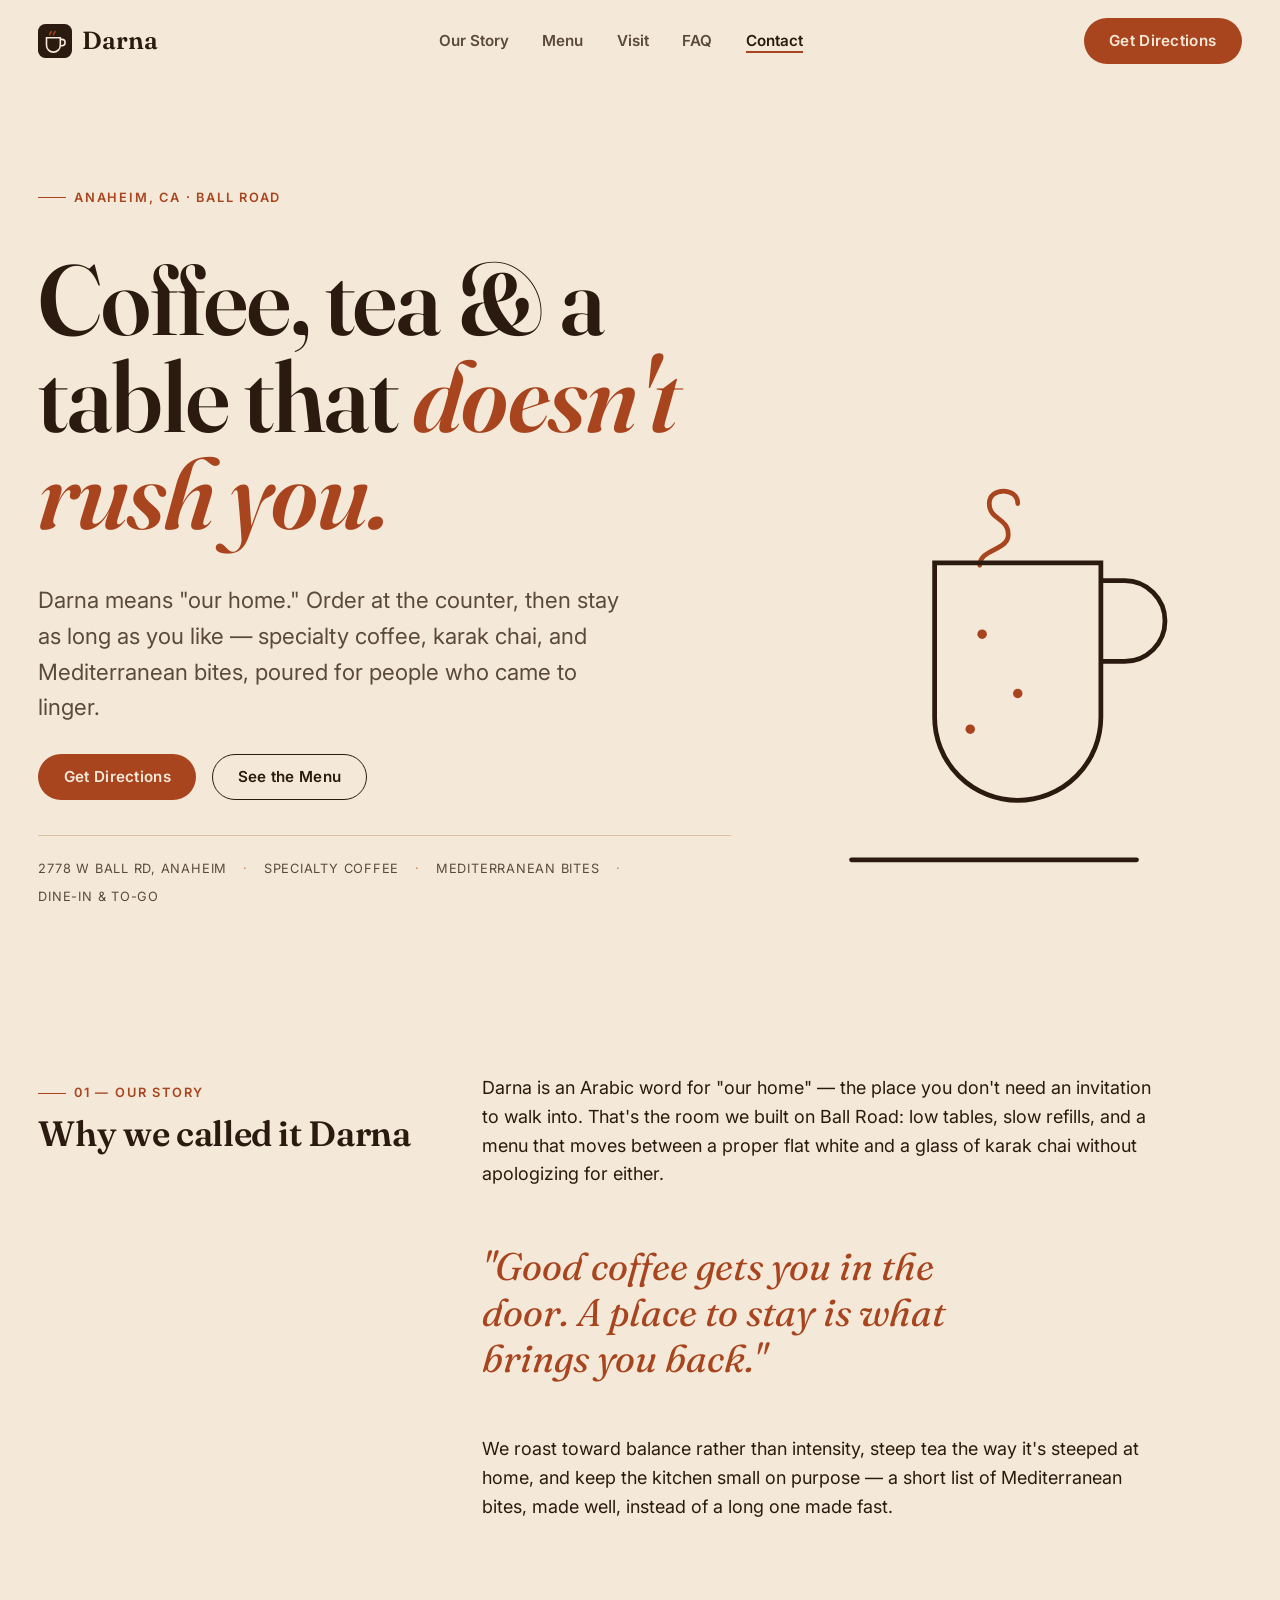
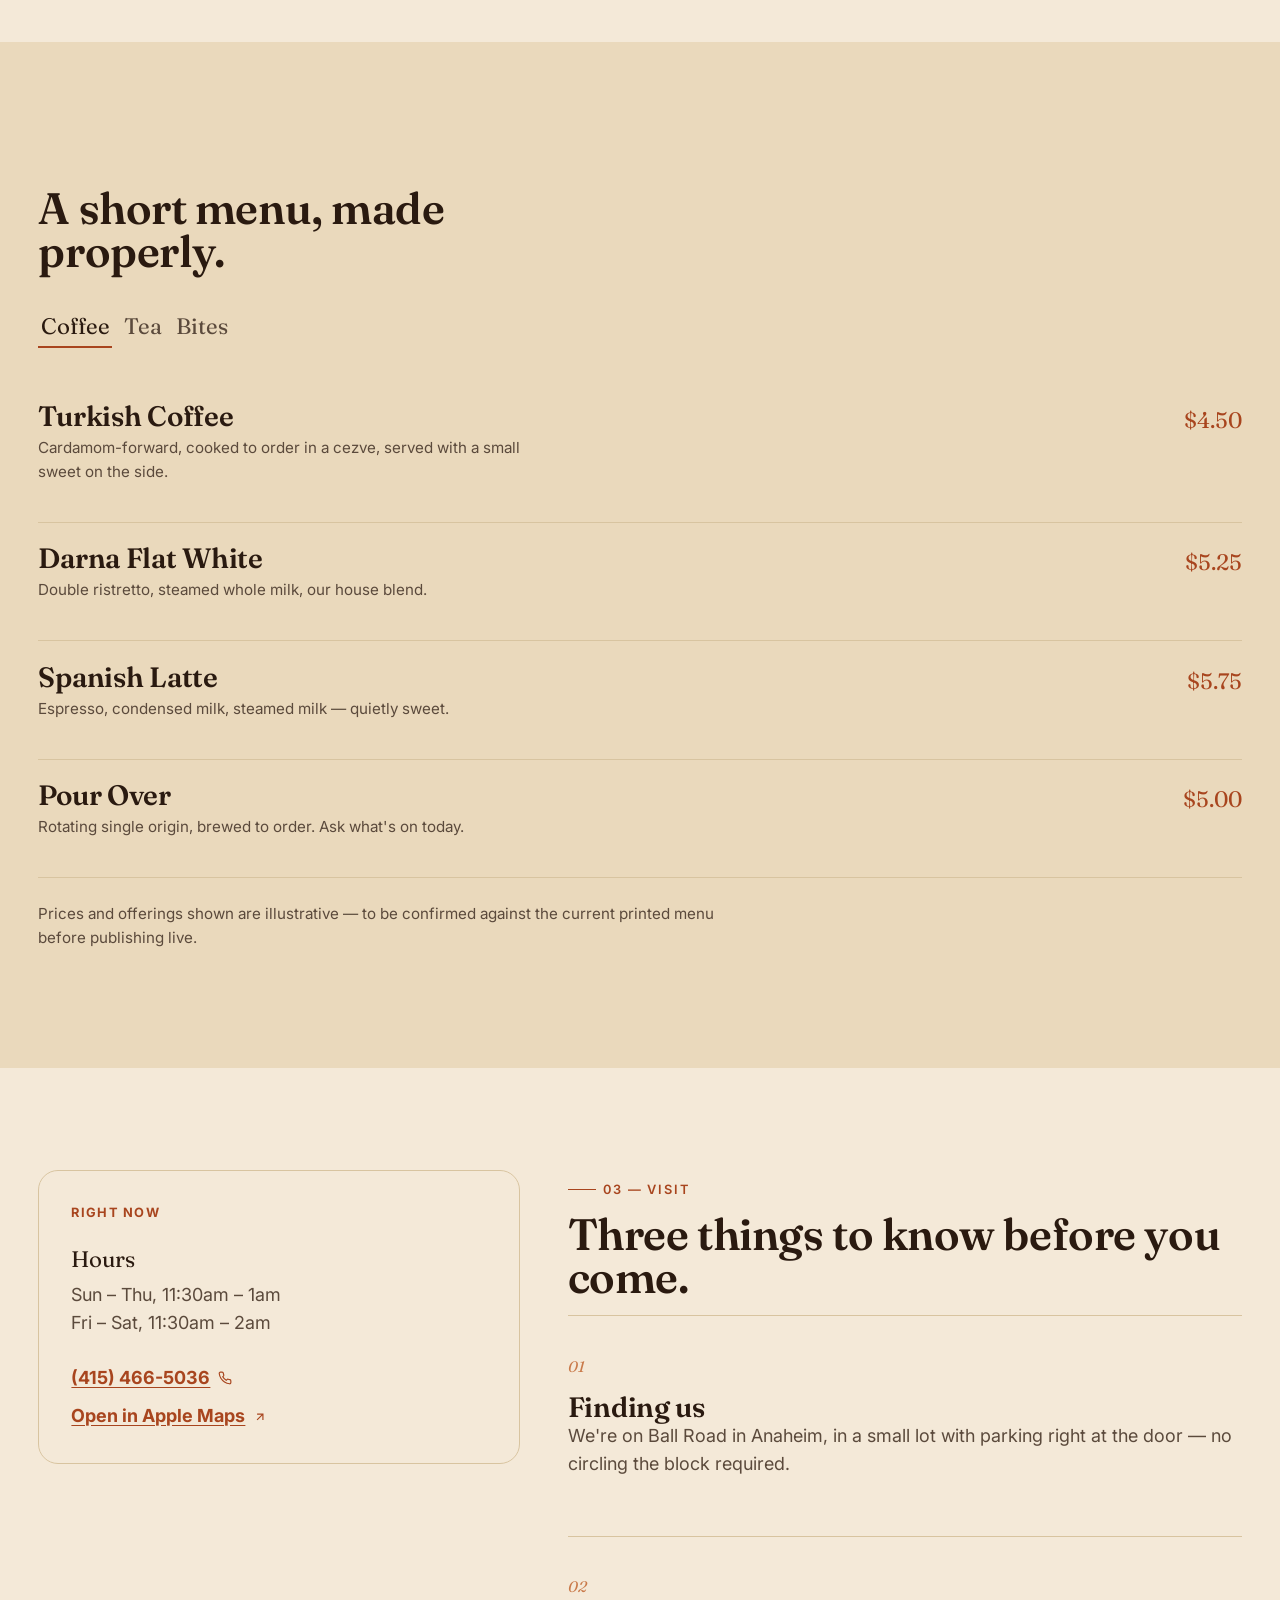
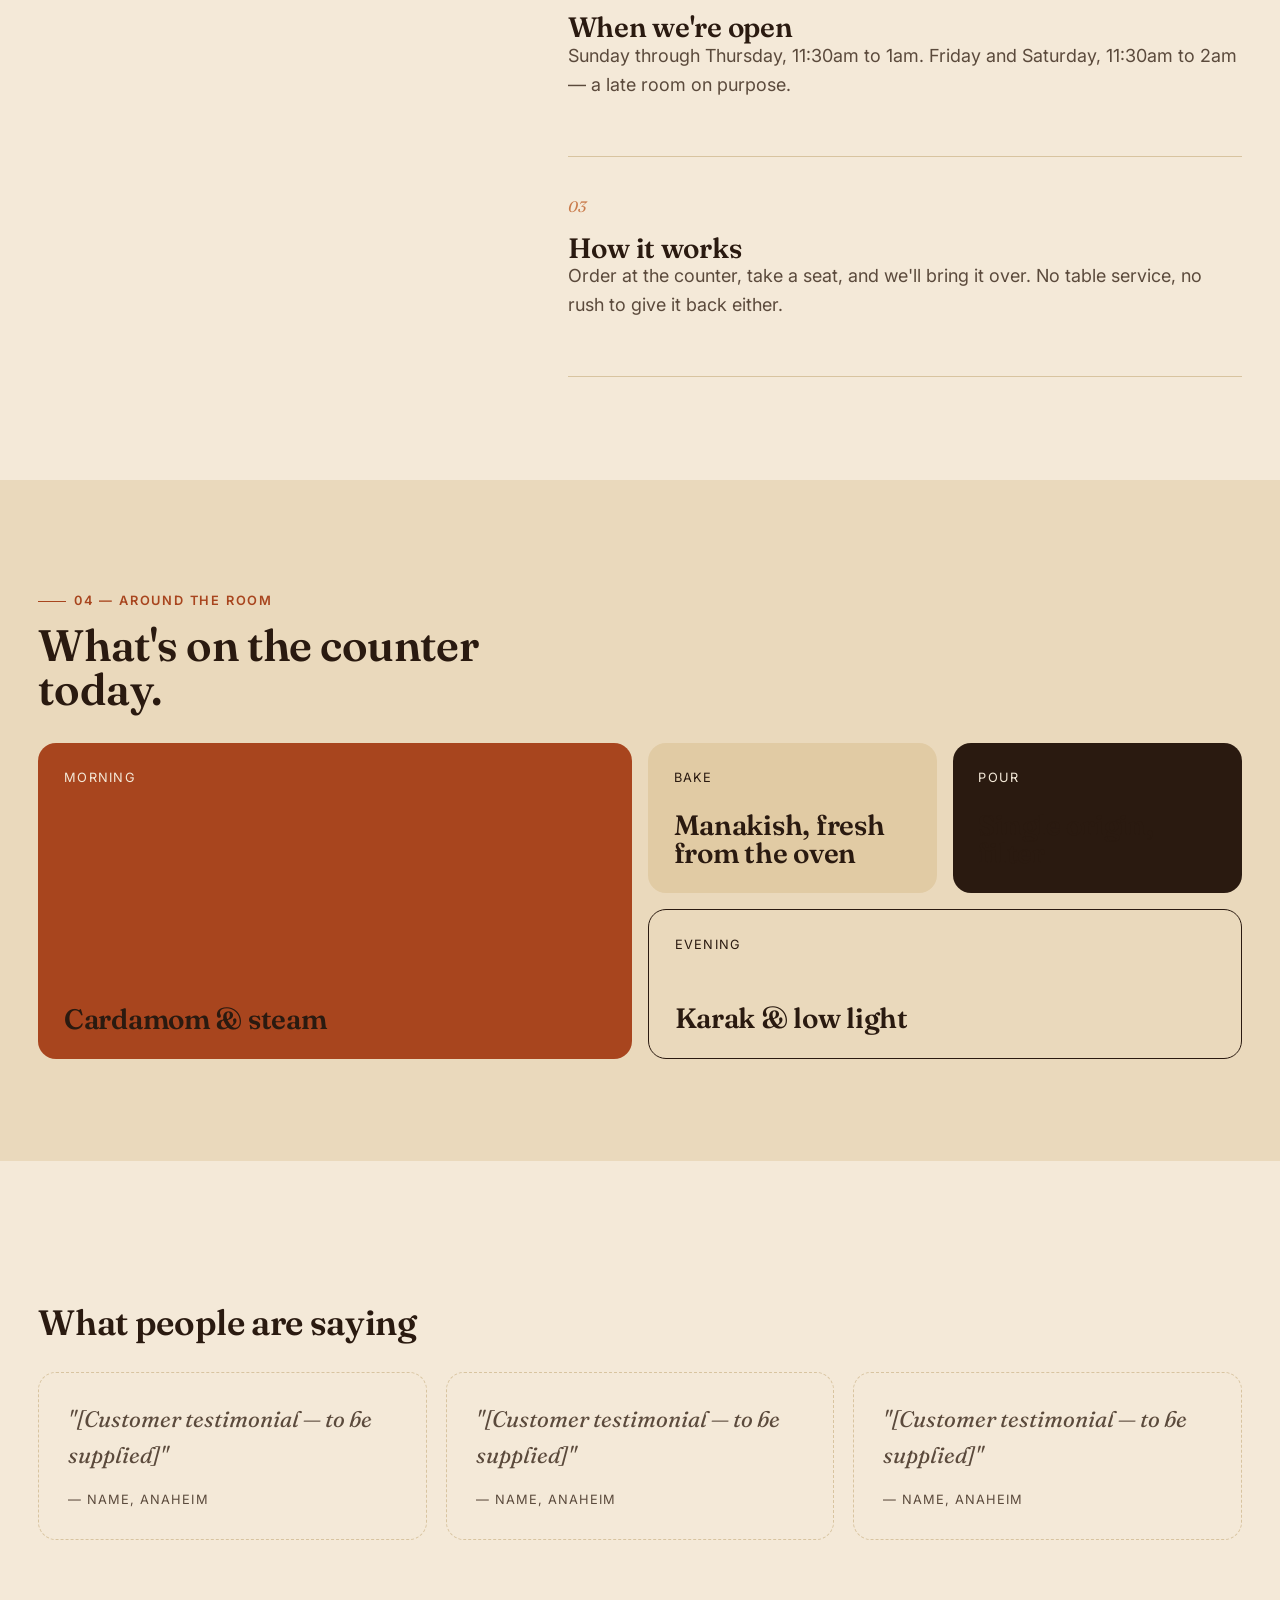
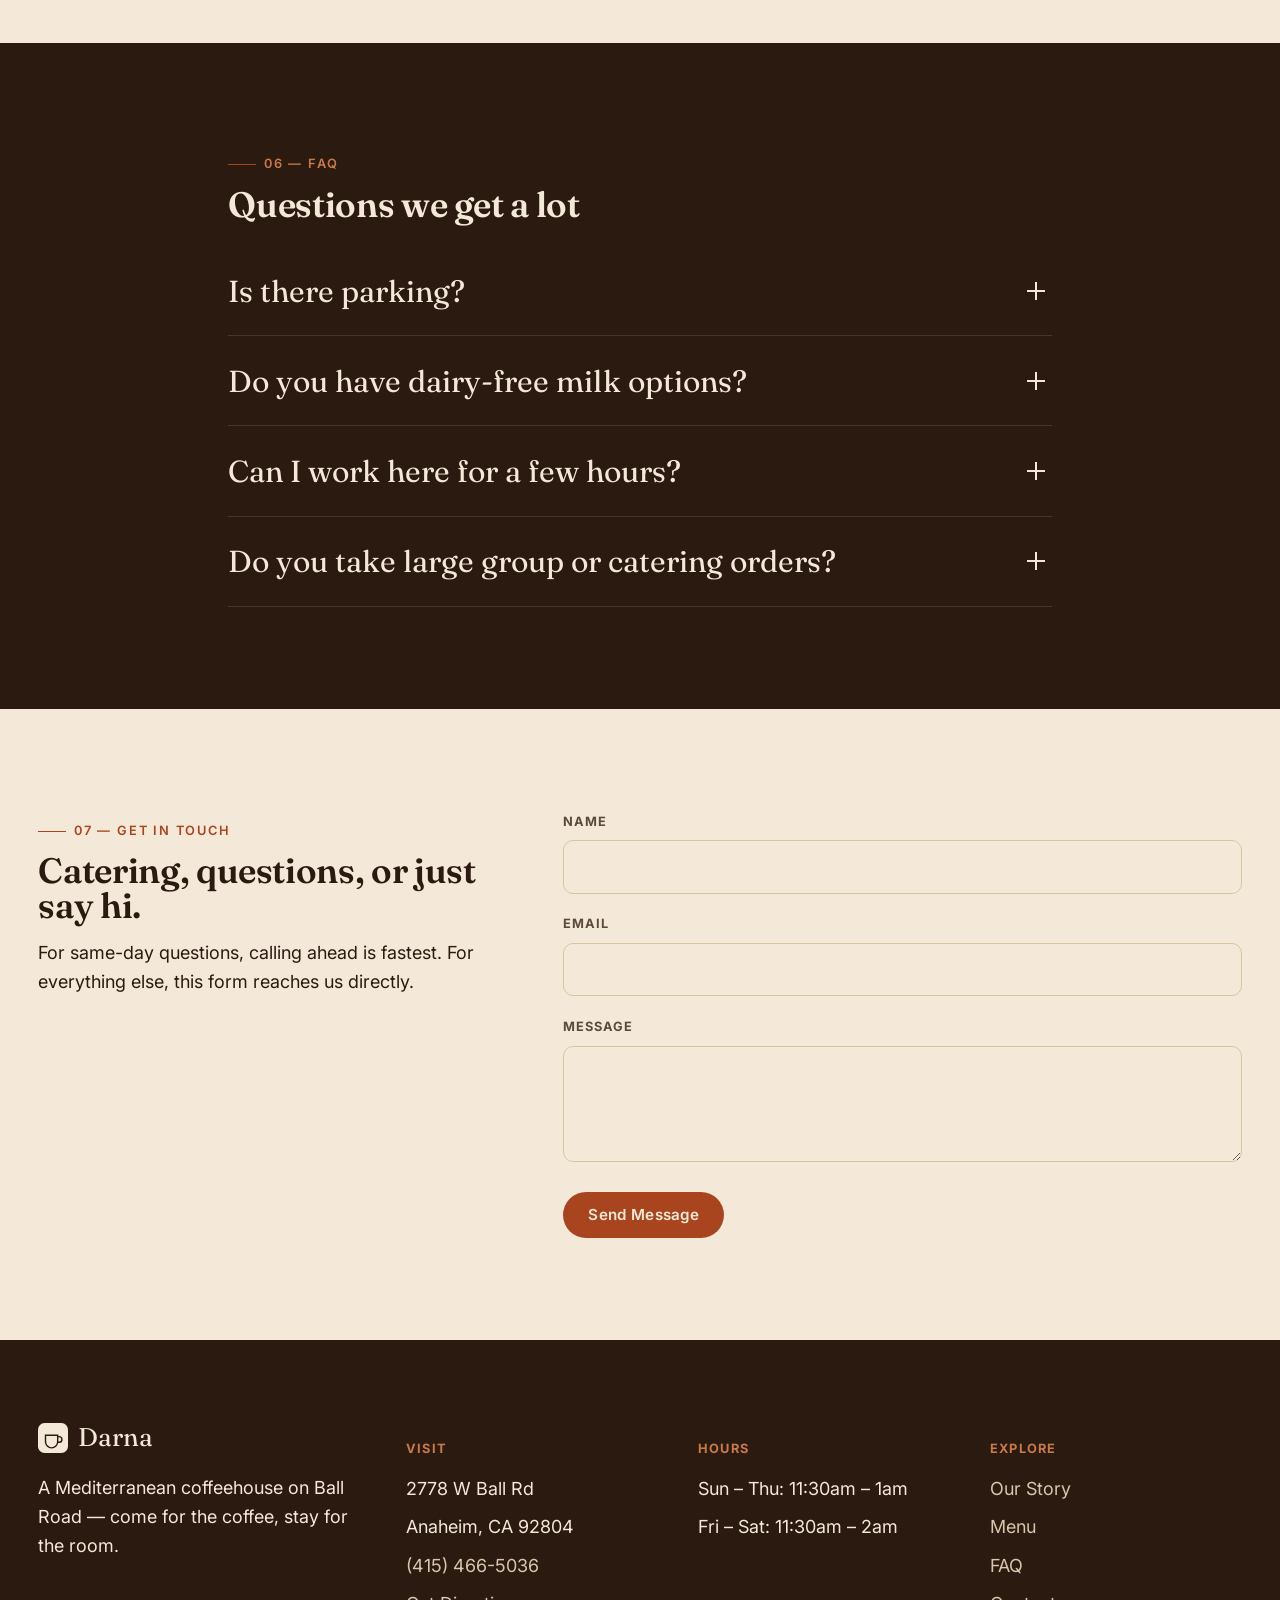
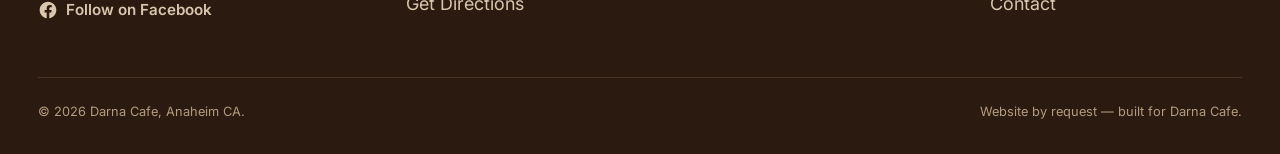
<file: darna-cafe-website/index.html>
<!doctype html>
<html lang="en">
<head>
<meta charset="utf-8">
<meta name="viewport" content="width=device-width, initial-scale=1">
<title>Darna Cafe — Coffee &amp; Mediterranean Bites in Anaheim, CA</title>
<meta name="description" content="Darna Cafe is a Mediterranean coffeehouse on Ball Road in Anaheim — specialty coffee, karak chai, and small Mediterranean bites in a room built for staying awhile.">
<link rel="canonical" href="https://darnacafe.example.com/">
<link rel="icon" type="image/svg+xml" href="favicon.svg">
<link rel="icon" type="image/png" sizes="32x32" href="favicon-32.png">
<link rel="apple-touch-icon" href="apple-touch-icon.png">
<link rel="manifest" href="site.webmanifest">
<meta name="theme-color" content="#2A1A10">

<!-- Open Graph -->
<meta property="og:type" content="restaurant.restaurant">
<meta property="og:title" content="Darna Cafe — Anaheim, CA">
<meta property="og:description" content="A Mediterranean coffeehouse on Ball Road in Anaheim — specialty coffee, tea, and small bites in a room built for staying awhile.">
<meta property="og:url" content="https://darnacafe.example.com/">
<meta property="og:locale" content="en_US">
<meta property="og:site_name" content="Darna Cafe">
<meta property="og:image" content="https://darnacafe.example.com/og-image.png">
<meta property="og:image:width" content="1200">
<meta property="og:image:height" content="630">
<meta property="og:image:alt" content="Darna Cafe — coffee, tea, and a table that doesn't rush you. 2778 W Ball Rd, Anaheim.">

<!-- Twitter -->
<meta name="twitter:card" content="summary_large_image">
<meta name="twitter:title" content="Darna Cafe — Anaheim, CA">
<meta name="twitter:description" content="A Mediterranean coffeehouse on Ball Road in Anaheim — specialty coffee, tea, and small bites.">
<meta name="twitter:image" content="https://darnacafe.example.com/og-image.png">

<link rel="preconnect" href="https://fonts.googleapis.com">
<link rel="preconnect" href="https://fonts.gstatic.com" crossorigin>
<link href="https://fonts.googleapis.com/css2?family=Fraunces:ital,opsz,wght@0,9..144,500;0,9..144,600;1,9..144,500&family=Inter:wght@400;500;600;700&display=swap" rel="stylesheet">
<link rel="stylesheet" href="css/style.css">

<script type="application/ld+json">
{
  "@context": "https://schema.org",
  "@type": "CafeOrCoffeeShop",
  "name": "Darna Cafe",
  "servesCuisine": "Mediterranean",
  "address": {
    "@type": "PostalAddress",
    "streetAddress": "2778 W Ball Rd",
    "addressLocality": "Anaheim",
    "addressRegion": "CA",
    "postalCode": "92804",
    "addressCountry": "US"
  },
  "geo": {
    "@type": "GeoCoordinates",
    "latitude": 33.817098,
    "longitude": -117.983625
  },
  "hasMap": "https://maps.apple.com/place?address=2778%20W%20Ball%20Rd,%20Anaheim,%20CA%20%2092804,%20United%20States&coordinate=33.817098,-117.983625&name=Darna%20Cafe&place-id=IC374BE2C958E163&map=explore",
  "telephone": "+1-415-466-5036",
  "url": "https://darnacafe.example.com/",
  "sameAs": ["https://www.facebook.com/profile.php?id=61580670277052"],
  "openingHoursSpecification": [
    {
      "@type": "OpeningHoursSpecification",
      "dayOfWeek": ["Sunday", "Monday", "Tuesday", "Wednesday", "Thursday"],
      "opens": "11:30",
      "closes": "01:00"
    },
    {
      "@type": "OpeningHoursSpecification",
      "dayOfWeek": ["Friday", "Saturday"],
      "opens": "11:30",
      "closes": "02:00"
    }
  ]
}
</script>
</head>
<body>

<a class="sr-only" href="#main">Skip to content</a>

<header class="site-header">
  <div class="wrap header-row">
    <a class="logo" href="#top">
      <svg viewBox="0 0 64 64" aria-hidden="true"><rect width="64" height="64" rx="14" fill="var(--ink)"/><path d="M16 26h26v14a13 13 0 0 1-13 13h0a13 13 0 0 1-13-13V26z" fill="none" stroke="var(--cream)" stroke-width="3"/><path d="M42 29h3a6 6 0 0 1 0 12h-3" fill="none" stroke="var(--cream)" stroke-width="3"/><path d="M22 20c0-3 3-3 3-6M29 20c0-3 3-3 3-6" fill="none" stroke="var(--accent)" stroke-width="3" stroke-linecap="round"/></svg>
      Darna
    </a>
    <ul class="nav-desktop">
      <li><a href="#story">Our Story</a></li>
      <li><a href="#menu">Menu</a></li>
      <li><a href="#visit">Visit</a></li>
      <li><a href="#faq">FAQ</a></li>
      <li><a href="#contact">Contact</a></li>
    </ul>
    <a class="btn btn-primary header-cta" href="https://maps.apple.com/place?address=2778%20W%20Ball%20Rd,%20Anaheim,%20CA%20%2092804,%20United%20States&amp;coordinate=33.817098,-117.983625&amp;name=Darna%20Cafe&amp;place-id=IC374BE2C958E163&amp;map=explore">Get Directions</a>
    <button class="nav-toggle" aria-label="Open menu" aria-expanded="false" aria-controls="nav-drawer">
      <svg viewBox="0 0 24 24" fill="none" stroke="currentColor" stroke-width="2"><path d="M3 6h18M3 12h18M3 18h18"/></svg>
    </button>
  </div>
</header>

<div class="nav-drawer" id="nav-drawer">
  <button class="nav-drawer-close" aria-label="Close menu">
    <svg viewBox="0 0 24 24" fill="none" stroke="currentColor" stroke-width="2"><path d="M6 6l12 12M18 6L6 18"/></svg>
  </button>
  <ul>
    <li><a href="#story">Our Story</a></li>
    <li><a href="#menu">Menu</a></li>
    <li><a href="#visit">Visit</a></li>
    <li><a href="#faq">FAQ</a></li>
    <li><a href="#contact">Contact</a></li>
  </ul>
  <a class="btn btn-primary drawer-cta" href="https://maps.apple.com/place?address=2778%20W%20Ball%20Rd,%20Anaheim,%20CA%20%2092804,%20United%20States&amp;coordinate=33.817098,-117.983625&amp;name=Darna%20Cafe&amp;place-id=IC374BE2C958E163&amp;map=explore">Get Directions</a>
</div>

<main id="main">

  <section class="hero" id="top">
    <div class="wrap hero-grid">
      <div>
        <p class="eyebrow">Anaheim, CA · Ball Road</p>
        <h1>Coffee, tea &amp; a table that <em>doesn't rush you.</em></h1>
        <p class="hero-sub">Darna means "our home." Order at the counter, then stay as long as you like — specialty coffee, karak chai, and Mediterranean bites, poured for people who came to linger.</p>
        <div class="hero-actions">
          <a class="btn btn-primary" href="https://maps.apple.com/place?address=2778%20W%20Ball%20Rd,%20Anaheim,%20CA%20%2092804,%20United%20States&amp;coordinate=33.817098,-117.983625&amp;name=Darna%20Cafe&amp;place-id=IC374BE2C958E163&amp;map=explore">Get Directions</a>
          <a class="btn btn-ghost" href="#menu">See the Menu</a>
        </div>
        <div class="hero-badge-row">
          <span>2778 W Ball Rd, Anaheim</span>
          <span>Specialty Coffee</span>
          <span>Mediterranean Bites</span>
          <span>Dine-in &amp; To-Go</span>
        </div>
      </div>
      <div class="hero-art" aria-hidden="true">
        <svg viewBox="0 0 320 380" fill="none">
          <path d="M180 40c0-14-24-14-24 0s16 12 16 26-24 12-24 26" stroke="#A8451E" stroke-width="4" stroke-linecap="round"/>
          <path d="M110 90h140v130a70 70 0 0 1-70 70h0a70 70 0 0 1-70-70V90z" stroke="#2A1A10" stroke-width="4"/>
          <path d="M250 105h20a34 34 0 0 1 0 68h-20" stroke="#2A1A10" stroke-width="4"/>
          <path d="M40 340h240" stroke="#2A1A10" stroke-width="4" stroke-linecap="round"/>
          <circle cx="150" cy="150" r="4" fill="#A8451E"/>
          <circle cx="180" cy="200" r="4" fill="#A8451E"/>
          <circle cx="140" cy="230" r="4" fill="#A8451E"/>
        </svg>
      </div>
    </div>
  </section>

  <section class="section-pad" id="story">
    <div class="wrap story-grid">
      <div class="story-label reveal">
        <p class="eyebrow">01 — Our Story</p>
        <h2>Why we called it Darna</h2>
      </div>
      <div class="story-body reveal">
        <p>Darna is an Arabic word for "our home" — the place you don't need an invitation to walk into. That's the room we built on Ball Road: low tables, slow refills, and a menu that moves between a proper flat white and a glass of karak chai without apologizing for either.</p>
        <p class="pull-quote">"Good coffee gets you in the door. A place to stay is what brings you back."</p>
        <p>We roast toward balance rather than intensity, steep tea the way it's steeped at home, and keep the kitchen small on purpose — a short list of Mediterranean bites, made well, instead of a long one made fast.</p>
      </div>
    </div>
  </section>

  <section class="section-pad bg-alt" id="menu">
    <div class="wrap">
      <p class="eyebrow reveal">02 — Menu</p>
      <h2 class="reveal" style="font-size:var(--fs-4); margin-bottom:2rem; max-width:16ch;">A short menu, made properly.</h2>

      <div class="menu-tabs reveal" role="tablist" aria-label="Menu categories">
        <button class="menu-tab is-active" role="tab" aria-selected="true" data-target="panel-coffee">Coffee</button>
        <button class="menu-tab" role="tab" aria-selected="false" data-target="panel-tea">Tea</button>
        <button class="menu-tab" role="tab" aria-selected="false" data-target="panel-bites">Bites</button>
      </div>

      <div class="menu-panel is-active" id="panel-coffee">
        <ul class="menu-list">
          <li class="menu-item">
            <div><h4>Turkish Coffee</h4><p class="desc">Cardamom-forward, cooked to order in a cezve, served with a small sweet on the side.</p></div>
            <span class="price">$4.50</span>
          </li>
          <li class="menu-item">
            <div><h4>Darna Flat White</h4><p class="desc">Double ristretto, steamed whole milk, our house blend.</p></div>
            <span class="price">$5.25</span>
          </li>
          <li class="menu-item">
            <div><h4>Spanish Latte</h4><p class="desc">Espresso, condensed milk, steamed milk — quietly sweet.</p></div>
            <span class="price">$5.75</span>
          </li>
          <li class="menu-item">
            <div><h4>Pour Over</h4><p class="desc">Rotating single origin, brewed to order. Ask what's on today.</p></div>
            <span class="price">$5.00</span>
          </li>
        </ul>
      </div>

      <div class="menu-panel" id="panel-tea">
        <ul class="menu-list">
          <li class="menu-item">
            <div><h4>Karak Chai</h4><p class="desc">Black tea simmered with milk, cardamom, and a little ginger.</p></div>
            <span class="price">$4.75</span>
          </li>
          <li class="menu-item">
            <div><h4>Fresh Mint Tea</h4><p class="desc">Whole mint leaves, steeped hot, poured tableside.</p></div>
            <span class="price">$4.25</span>
          </li>
          <li class="menu-item">
            <div><h4>Hibiscus (Karkadeh)</h4><p class="desc">Chilled and lightly sweetened, served over ice.</p></div>
            <span class="price">$4.25</span>
          </li>
        </ul>
      </div>

      <div class="menu-panel" id="panel-bites">
        <ul class="menu-list">
          <li class="menu-item">
            <div><h4>Manakish Za'atar</h4><p class="desc">Wood-fired flatbread, olive oil, wild thyme.</p></div>
            <span class="price">$7.00</span>
          </li>
          <li class="menu-item">
            <div><h4>Labneh &amp; Olives</h4><p class="desc">Strained yogurt, olive oil, warm bread on the side.</p></div>
            <span class="price">$6.50</span>
          </li>
          <li class="menu-item">
            <div><h4>Knafeh</h4><p class="desc">Warm, cheese-filled, syrup-soaked — made in small batches.</p></div>
            <span class="price">$6.75</span>
          </li>
        </ul>
      </div>
      <p class="menu-note">Prices and offerings shown are illustrative — to be confirmed against the current printed menu before publishing live.</p>
    </div>
  </section>

  <section class="section-pad" id="visit">
    <div class="wrap visit-grid">
      <div class="visit-sticky">
        <div class="visit-card">
          <p class="label">Right now</p>
          <div data-panel="find">
            <dl>
              <dt>Address</dt>
              <dd>2778 W Ball Rd<br>Anaheim, CA 92804</dd>
              <dt>Parking</dt>
              <dd>Free lot parking on-site.</dd>
            </dl>
          </div>
          <div data-panel="hours" hidden>
            <dl>
              <dt>Hours</dt>
              <dd>Sun – Thu, 11:30am – 1am<br>Fri – Sat, 11:30am – 2am</dd>
            </dl>
          </div>
          <div data-panel="order" hidden>
            <dl>
              <dt>Dine-in</dt>
              <dd>Order at the counter, we'll bring it to your table.</dd>
              <dt>To-go</dt>
              <dd>Call ahead or order at the counter.</dd>
            </dl>
          </div>
          <div style="display:flex; flex-direction:column; align-items:flex-start; gap:0.6rem; margin-top:1.6rem;">
            <a class="map-link" style="margin-top:0;" href="tel:+14154665036">
              (415) 466-5036
              <svg width="14" height="14" viewBox="0 0 24 24" fill="none" stroke="currentColor" stroke-width="2"><path d="M22 16.92v3a2 2 0 0 1-2.18 2 19.79 19.79 0 0 1-8.63-3.07 19.5 19.5 0 0 1-6-6 19.79 19.79 0 0 1-3.07-8.67A2 2 0 0 1 4.11 2h3a2 2 0 0 1 2 1.72c.127.96.362 1.903.7 2.81a2 2 0 0 1-.45 2.11L8.09 9.91a16 16 0 0 0 6 6l1.27-1.27a2 2 0 0 1 2.11-.45c.907.338 1.85.573 2.81.7A2 2 0 0 1 22 16.92z"/></svg>
            </a>
            <a class="map-link" style="margin-top:0;" href="https://maps.apple.com/place?address=2778%20W%20Ball%20Rd,%20Anaheim,%20CA%20%2092804,%20United%20States&amp;coordinate=33.817098,-117.983625&amp;name=Darna%20Cafe&amp;place-id=IC374BE2C958E163&amp;map=explore">
              Open in Apple Maps
              <svg width="14" height="14" viewBox="0 0 24 24" fill="none" stroke="currentColor" stroke-width="2"><path d="M7 17L17 7M7 7h10v10"/></svg>
            </a>
          </div>
        </div>
      </div>

      <div>
        <p class="eyebrow reveal">03 — Visit</p>
        <h2 class="reveal" style="font-size:var(--fs-4); margin-bottom:1rem;">Three things to know before you come.</h2>

        <div class="visit-step reveal" data-step="find">
          <p class="num">01</p>
          <h3>Finding us</h3>
          <p>We're on Ball Road in Anaheim, in a small lot with parking right at the door — no circling the block required.</p>
        </div>
        <div class="visit-step reveal" data-step="hours">
          <p class="num">02</p>
          <h3>When we're open</h3>
          <p>Sunday through Thursday, 11:30am to 1am. Friday and Saturday, 11:30am to 2am — a late room on purpose.</p>
        </div>
        <div class="visit-step reveal" data-step="order">
          <p class="num">03</p>
          <h3>How it works</h3>
          <p>Order at the counter, take a seat, and we'll bring it over. No table service, no rush to give it back either.</p>
        </div>
      </div>
    </div>
  </section>

  <section class="section-pad bg-alt">
    <div class="wrap">
      <p class="eyebrow reveal">04 — Around the Room</p>
      <h2 class="reveal" style="font-size:var(--fs-4); margin-bottom:2rem; max-width:18ch;">What's on the counter today.</h2>
      <div class="gallery-grid">
        <div class="tile tile-a reveal"><span>Morning</span><h4>Cardamom &amp; steam</h4></div>
        <div class="tile tile-c reveal"><span>Bake</span><h4>Manakish, fresh from the oven</h4></div>
        <div class="tile tile-b reveal"><span>Pour</span><h4>Single origin, filter</h4></div>
        <div class="tile tile-d reveal"><span>Evening</span><h4>Karak &amp; low light</h4></div>
      </div>
    </div>
  </section>

  <section class="section-pad">
    <div class="wrap">
      <p class="eyebrow reveal">05 — Neighbors</p>
      <h2 class="reveal" style="font-size:var(--fs-3); margin-bottom:2rem;">What people are saying</h2>
      <div class="testi-grid">
        <div class="testi-card reveal">"[Customer testimonial — to be supplied]"<small>— Name, Anaheim</small></div>
        <div class="testi-card reveal">"[Customer testimonial — to be supplied]"<small>— Name, Anaheim</small></div>
        <div class="testi-card reveal">"[Customer testimonial — to be supplied]"<small>— Name, Anaheim</small></div>
      </div>
    </div>
  </section>

  <section class="section-pad bg-ink" id="faq">
    <div class="wrap" style="max-width: 900px;">
      <p class="eyebrow reveal" style="color:var(--accent-soft);">06 — FAQ</p>
      <h2 class="reveal" style="font-size:var(--fs-3); margin-bottom:1.5rem;">Questions we get a lot</h2>

      <div class="faq-item reveal">
        <button class="faq-q" aria-expanded="false">
          <span>Is there parking?</span><span class="plus" aria-hidden="true"></span>
        </button>
        <div class="faq-a"><div class="faq-a-inner">Yes — a free lot right at the entrance on Ball Road.</div></div>
      </div>
      <div class="faq-item reveal">
        <button class="faq-q" aria-expanded="false">
          <span>Do you have dairy-free milk options?</span><span class="plus" aria-hidden="true"></span>
        </button>
        <div class="faq-a"><div class="faq-a-inner">Oat and almond milk are available for any coffee or tea drink at no extra charge.</div></div>
      </div>
      <div class="faq-item reveal">
        <button class="faq-q" aria-expanded="false">
          <span>Can I work here for a few hours?</span><span class="plus" aria-hidden="true"></span>
        </button>
        <div class="faq-a"><div class="faq-a-inner">Yes — that's what the room is for. Wi-Fi is free; outlets are along the window bar.</div></div>
      </div>
      <div class="faq-item reveal">
        <button class="faq-q" aria-expanded="false">
          <span>Do you take large group or catering orders?</span><span class="plus" aria-hidden="true"></span>
        </button>
        <div class="faq-a"><div class="faq-a-inner">Yes, with a bit of notice. Reach out through the form below and we'll work out the details.</div></div>
      </div>
    </div>
  </section>

  <section class="section-pad" id="contact">
    <div class="wrap contact-grid">
      <div class="reveal">
        <p class="eyebrow">07 — Get in Touch</p>
        <h2 style="font-size:var(--fs-3); margin-bottom:1rem;">Catering, questions, or just say hi.</h2>
        <p>For same-day questions, calling ahead is fastest. For everything else, this form reaches us directly.</p>
      </div>
      <form class="reveal" id="contact-form" novalidate>
        <div class="field">
          <label for="name">Name</label>
          <input type="text" id="name" name="name" required autocomplete="name">
          <p class="field-error">Please tell us your name.</p>
        </div>
        <div class="field">
          <label for="email">Email</label>
          <input type="email" id="email" name="email" required autocomplete="email">
          <p class="field-error">Please enter a valid email address.</p>
        </div>
        <div class="field">
          <label for="message">Message</label>
          <textarea id="message" name="message" rows="4" required></textarea>
          <p class="field-error">Let us know what you need.</p>
        </div>
        <button type="submit" class="btn btn-primary">Send Message</button>
        <p class="form-status" role="status" aria-live="polite"></p>
      </form>
    </div>
  </section>

</main>

<footer class="site-footer">
  <div class="wrap">
    <div class="footer-grid">
      <div>
        <div class="footer-logo">
          <svg viewBox="0 0 64 64" aria-hidden="true"><rect width="64" height="64" rx="14" fill="var(--cream)"/><path d="M16 26h26v14a13 13 0 0 1-13 13h0a13 13 0 0 1-13-13V26z" fill="none" stroke="var(--ink)" stroke-width="3"/><path d="M42 29h3a6 6 0 0 1 0 12h-3" fill="none" stroke="var(--ink)" stroke-width="3"/></svg>
          Darna
        </div>
        <p style="margin-top:1rem; max-width:32ch;">A Mediterranean coffeehouse on Ball Road — come for the coffee, stay for the room.</p>
        <a href="https://www.facebook.com/profile.php?id=61580670277052" style="display:inline-flex; align-items:center; gap:0.5em; margin-top:1.2rem; color:#D9C6AC; text-decoration:none; font-weight:600; font-size:var(--fs-00);" target="_blank" rel="noopener">
          <svg width="20" height="20" viewBox="0 0 24 24" fill="currentColor" aria-hidden="true"><path d="M22 12.06C22 6.5 17.52 2 12 2S2 6.5 2 12.06c0 5 3.66 9.15 8.44 9.94v-7.03H7.9v-2.9h2.54V9.86c0-2.5 1.49-3.89 3.77-3.89 1.09 0 2.24.2 2.24.2v2.46h-1.26c-1.24 0-1.63.77-1.63 1.56v1.87h2.78l-.44 2.9h-2.34V22c4.78-.79 8.44-4.94 8.44-9.94z"/></svg>
          Follow on Facebook
        </a>
      </div>
      <div class="footer-col">
        <h5>Visit</h5>
        <ul>
          <li>2778 W Ball Rd</li>
          <li>Anaheim, CA 92804</li>
          <li><a href="tel:+14154665036">(415) 466-5036</a></li>
          <li><a href="https://maps.apple.com/place?address=2778%20W%20Ball%20Rd,%20Anaheim,%20CA%20%2092804,%20United%20States&amp;coordinate=33.817098,-117.983625&amp;name=Darna%20Cafe&amp;place-id=IC374BE2C958E163&amp;map=explore">Get Directions</a></li>
        </ul>
      </div>
      <div class="footer-col">
        <h5>Hours</h5>
        <ul>
          <li>Sun – Thu: 11:30am – 1am</li>
          <li>Fri – Sat: 11:30am – 2am</li>
        </ul>
      </div>
      <div class="footer-col">
        <h5>Explore</h5>
        <ul>
          <li><a href="#story">Our Story</a></li>
          <li><a href="#menu">Menu</a></li>
          <li><a href="#faq">FAQ</a></li>
          <li><a href="#contact">Contact</a></li>
        </ul>
      </div>
    </div>
    <div class="footer-bottom">
      <span>© <span id="year"></span> Darna Cafe, Anaheim CA.</span>
      <span>Website by request — built for Darna Cafe.</span>
    </div>
  </div>
</footer>

<script>document.getElementById('year').textContent = new Date().getFullYear();</script>
<script src="js/main.js"></script>
</body>
</html>
</file>
<file: darna-cafe-website/css/style.css>
/* ============================================================
   Darna Cafe — design system
   Concept: "The Living Room" — warm/organic editorial direction.
   Display: Fraunces (serif, high-contrast, lots of character)
   Body:    Inter (quiet, functional, under the display face)
   ============================================================ */

:root {
  --cream:      #F4E9D8;
  --cream-alt:  #EAD9BC;
  --cream-deep: #E1CBA4;
  --ink:        #2A1A10;
  --ink-soft:   #5B4A3C;
  --accent:     #A8451E;
  --accent-soft:#C97A4A;
  --olive:      #5B6B3F;
  --line:       #D8C4A0;

  --ease: cubic-bezier(0.22, 1, 0.36, 1);
  --dur-s: 150ms;
  --dur-m: 280ms;
  --dur-l: 450ms;

  --fs-000: 0.8rem;
  --fs-00: 0.95rem;
  --fs-0: 1.125rem;
  --fs-1: 1.4rem;
  --fs-2: 1.75rem;
  --fs-3: 2.2rem;
  --fs-4: 2.75rem;
  --fs-5: 3.5rem;
  --fs-hero: clamp(2.8rem, 2.2rem + 5vw, 7.2rem);

  --gutter: clamp(1.25rem, 3vw, 3rem);
  --maxw: 1320px;
}

*, *::before, *::after { box-sizing: border-box; }
html { -webkit-text-size-adjust: 100%; scroll-behavior: smooth; }
@media (prefers-reduced-motion: reduce) {
  html { scroll-behavior: auto; }
}

body {
  margin: 0;
  background: var(--cream);
  color: var(--ink);
  font-family: 'Inter', -apple-system, BlinkMacSystemFont, 'Segoe UI', sans-serif;
  font-size: var(--fs-0);
  line-height: 1.6;
  -webkit-font-smoothing: antialiased;
}

::selection { background: var(--accent); color: var(--cream); }

:focus-visible {
  outline: 2.5px solid var(--accent);
  outline-offset: 3px;
  border-radius: 2px;
}

h1, h2, h3, h4, .display {
  font-family: 'Fraunces', Georgia, serif;
  font-weight: 600;
  line-height: 0.98;
  letter-spacing: -0.01em;
  margin: 0;
  color: var(--ink);
}

p { max-width: 68ch; margin: 0 0 1em; }
a { color: inherit; text-decoration-color: var(--accent-soft); }
img { max-width: 100%; display: block; }

.wrap {
  max-width: var(--maxw);
  margin-inline: auto;
  padding-inline: var(--gutter);
}

.eyebrow {
  display: inline-flex;
  align-items: center;
  gap: 0.6em;
  font-size: var(--fs-000);
  letter-spacing: 0.14em;
  text-transform: uppercase;
  font-weight: 600;
  color: var(--accent);
}
.eyebrow::before {
  content: "";
  width: 28px; height: 1px;
  background: var(--accent);
}

/* ---------- Buttons ---------- */
.btn {
  display: inline-flex;
  align-items: center;
  gap: 0.55em;
  font-family: 'Inter', sans-serif;
  font-weight: 600;
  font-size: var(--fs-00);
  letter-spacing: 0.02em;
  padding: 0.95em 1.6em;
  border-radius: 999px;
  border: 1.5px solid transparent;
  cursor: pointer;
  transition: transform var(--dur-s) var(--ease), background var(--dur-s) var(--ease), color var(--dur-s) var(--ease), border-color var(--dur-s) var(--ease);
  text-decoration: none;
  line-height: 1;
}
.btn:active { transform: scale(0.97); }
.btn-primary {
  background: var(--accent);
  color: var(--cream);
}
.btn-primary:hover { background: #8c3a18; }
.btn-ghost {
  background: transparent;
  border-color: var(--ink);
  color: var(--ink);
}
.btn-ghost:hover { border-color: var(--accent); color: var(--accent); }

/* ---------- Header ---------- */
.site-header {
  position: sticky;
  top: 0;
  z-index: 60;
  padding: 1.1rem 0;
  background: color-mix(in srgb, var(--cream) 92%, transparent);
  backdrop-filter: blur(8px);
  border-bottom: 1px solid transparent;
  transition: border-color var(--dur-m) var(--ease), padding var(--dur-m) var(--ease), background var(--dur-m) var(--ease);
}
.site-header.is-scrolled {
  border-bottom-color: var(--line);
  padding: 0.7rem 0;
}
.header-row {
  display: flex;
  align-items: center;
  justify-content: space-between;
  gap: 1rem;
}
.logo {
  display: flex;
  align-items: center;
  gap: 0.6rem;
  font-family: 'Fraunces', serif;
  font-size: 1.55rem;
  font-weight: 600;
  text-decoration: none;
  color: var(--ink);
}
.logo svg { width: 34px; height: 34px; flex-shrink: 0; }

.nav-desktop {
  display: none;
  gap: 2.1rem;
  list-style: none;
  margin: 0; padding: 0;
}
.nav-desktop a {
  font-size: var(--fs-00);
  font-weight: 600;
  text-decoration: none;
  position: relative;
  padding-bottom: 0.2rem;
  color: var(--ink-soft);
  transition: color var(--dur-s) var(--ease);
}
.nav-desktop a::after {
  content: "";
  position: absolute; left: 0; right: 100%; bottom: 0;
  height: 2px; background: var(--accent);
  transition: right var(--dur-m) var(--ease);
}
.nav-desktop a:hover, .nav-desktop a.active { color: var(--ink); }
.nav-desktop a:hover::after, .nav-desktop a.active::after { right: 0; }

.header-cta { display: none; }

.nav-toggle {
  display: inline-flex;
  align-items: center;
  justify-content: center;
  width: 44px; height: 44px;
  border-radius: 50%;
  border: 1.5px solid var(--ink);
  background: transparent;
  cursor: pointer;
}
.nav-toggle svg { width: 20px; height: 20px; }

@media (min-width: 900px) {
  .nav-desktop { display: flex; }
  .header-cta { display: inline-flex; }
  .nav-toggle { display: none; }
}

/* Mobile drawer */
.nav-drawer {
  position: fixed;
  inset: 0;
  z-index: 80;
  background: var(--ink);
  color: var(--cream);
  display: flex;
  flex-direction: column;
  justify-content: center;
  padding: var(--gutter);
  transform: translateY(-100%);
  transition: transform var(--dur-l) var(--ease);
}
.nav-drawer.is-open { transform: translateY(0); }
.nav-drawer-close {
  position: absolute;
  top: 1.3rem; right: var(--gutter);
  width: 44px; height: 44px;
  border-radius: 50%;
  border: 1.5px solid var(--cream);
  background: transparent;
  color: var(--cream);
  cursor: pointer;
}
.nav-drawer ul { list-style: none; margin: 0; padding: 0; }
.nav-drawer li + li { margin-top: 0.6rem; }
.nav-drawer a {
  font-family: 'Fraunces', serif;
  font-size: clamp(2rem, 8vw, 3.5rem);
  text-decoration: none;
  color: var(--cream);
}
.nav-drawer .drawer-cta { margin-top: 2.5rem; }

/* ---------- Hero ---------- */
.hero {
  padding: clamp(3rem, 8vw, 6rem) 0 clamp(2.5rem, 6vw, 4rem);
  position: relative;
  overflow: hidden;
}
.hero-grid {
  display: grid;
  grid-template-columns: 1fr;
  gap: 2rem;
  align-items: end;
}
@media (min-width: 900px) {
  .hero-grid { grid-template-columns: 7fr 5fr; gap: 1rem; }
}
.hero h1 {
  font-size: var(--fs-hero);
  margin-block: 0.3em 0.4em;
}
.hero h1 em {
  font-style: italic;
  color: var(--accent);
}
.hero-sub {
  font-size: var(--fs-1);
  color: var(--ink-soft);
  max-width: 42ch;
}
.hero-actions {
  display: flex;
  flex-wrap: wrap;
  gap: 1rem;
  margin-top: 1.8rem;
}
.hero-badge-row {
  display: flex;
  flex-wrap: wrap;
  gap: 0.5rem 1rem;
  margin-top: 2.2rem;
  padding-top: 1.4rem;
  border-top: 1px solid var(--line);
  font-size: var(--fs-000);
  letter-spacing: 0.06em;
  text-transform: uppercase;
  color: var(--ink-soft);
}
.hero-badge-row span::after { content: "·"; margin-left: 1rem; color: var(--accent-soft); }
.hero-badge-row span:last-child::after { content: ""; margin-left: 0; }

.hero-art {
  align-self: stretch;
  display: flex;
  align-items: flex-end;
  justify-content: center;
}
.hero-art svg { width: min(100%, 380px); height: auto; }

/* ---------- Section scaffolding ---------- */
section { position: relative; }
.section-pad { padding-block: clamp(3.5rem, 8vw, 7rem); }
.section-pad-tight { padding-block: clamp(2.5rem, 5vw, 4rem); }
.bg-alt { background: var(--cream-alt); }
.bg-ink { background: var(--ink); color: var(--cream); }
.bg-ink h2, .bg-ink h3 { color: var(--cream); }
.bg-ink p { color: #D9C6AC; }
.bg-ink .faq-q { color: var(--cream); }
.bg-ink .faq-q .plus::before,
.bg-ink .faq-q .plus::after { background: var(--cream); }
.bg-ink .faq-item.is-open .plus::before { background: var(--accent-soft); }
.bg-ink .faq-a-inner { color: #D9C6AC; }
.bg-ink .faq-item { border-bottom-color: #4a3324; }

.reveal {
  opacity: 0;
  transform: translateY(22px);
  transition: opacity var(--dur-l) var(--ease), transform var(--dur-l) var(--ease);
}
.reveal.is-visible { opacity: 1; transform: translateY(0); }
@media (prefers-reduced-motion: reduce) {
  .reveal { opacity: 1; transform: none; transition: none; }
}

/* ---------- Story (asymmetric editorial) ---------- */
.story-grid {
  display: grid;
  grid-template-columns: 1fr;
  gap: 2.5rem;
}
@media (min-width: 900px) {
  .story-grid { grid-template-columns: 4fr 8fr; gap: 4rem; }
}
.story-label h2 { font-size: var(--fs-3); }
.story-body { max-width: 62ch; }
.pull-quote {
  font-family: 'Fraunces', serif;
  font-style: italic;
  font-size: clamp(1.5rem, 1.2rem + 1.6vw, 2.4rem);
  line-height: 1.2;
  color: var(--accent);
  margin: 1.4em 0;
  max-width: 20ch;
}

/* ---------- Menu (accordion feature) ---------- */
.menu-tabs {
  display: flex;
  gap: 0.6rem;
  flex-wrap: wrap;
  margin-bottom: 2rem;
}
.menu-tab {
  font-family: 'Fraunces', serif;
  font-size: var(--fs-1);
  background: transparent;
  border: none;
  border-bottom: 2px solid transparent;
  padding: 0.3em 0.1em;
  cursor: pointer;
  color: var(--ink-soft);
  transition: color var(--dur-s) var(--ease), border-color var(--dur-s) var(--ease);
}
.menu-tab.is-active, .menu-tab:hover { color: var(--ink); border-color: var(--accent); }

.menu-panel { display: none; }
.menu-panel.is-active { display: block; }
.menu-list { list-style: none; margin: 0; padding: 0; }
.menu-item {
  display: grid;
  grid-template-columns: 1fr auto;
  gap: 1rem 2rem;
  padding: 1.4rem 0;
  border-bottom: 1px solid var(--line);
  align-items: start;
}
.menu-item h4 { font-size: var(--fs-2); }
.menu-item .desc { color: var(--ink-soft); font-size: var(--fs-00); margin-top: 0.35rem; max-width: 52ch; }
.menu-item .price { font-family: 'Fraunces', serif; font-size: var(--fs-1); font-variant-numeric: tabular-nums; color: var(--accent); white-space: nowrap; }
.menu-note {
  margin-top: 1.5rem;
  font-size: var(--fs-00);
  color: var(--ink-soft);
}

/* ---------- Sticky narrative (Visit Us) ---------- */
.visit-grid {
  display: grid;
  grid-template-columns: 1fr;
  gap: 2rem;
}
@media (min-width: 900px) {
  .visit-grid { grid-template-columns: 5fr 7fr; gap: 3rem; }
}
.visit-sticky {
  position: sticky;
  top: 6.5rem;
  align-self: start;
  height: fit-content;
}
.visit-step {
  padding-block: 2.4rem;
  border-top: 1px solid var(--line);
}
.visit-step:last-child { border-bottom: 1px solid var(--line); }
.visit-step .num {
  font-family: 'Fraunces', serif;
  font-style: italic;
  color: var(--accent-soft);
  font-size: var(--fs-00);
}
.visit-step h3 { font-size: var(--fs-2); margin-top: 0.3rem; }
.visit-step p { color: var(--ink-soft); }

.visit-card {
  background: var(--cream);
  border: 1px solid var(--line);
  border-radius: 20px;
  padding: 2rem;
}
.visit-card .label { font-size: var(--fs-000); text-transform: uppercase; letter-spacing: 0.1em; color: var(--accent); font-weight: 700; }
.visit-card dl { margin: 1rem 0 0; }
.visit-card dt { font-family: 'Fraunces', serif; font-size: var(--fs-1); margin-top: 1.1rem; }
.visit-card dd { margin: 0.2rem 0 0; color: var(--ink-soft); }
.map-link {
  margin-top: 1.6rem;
  display: inline-flex;
  align-items: center;
  gap: 0.5rem;
  font-weight: 700;
  color: var(--accent);
  text-decoration: underline;
  text-underline-offset: 3px;
}

/* ---------- Typographic gallery grid ---------- */
.gallery-grid {
  display: grid;
  grid-template-columns: repeat(2, 1fr);
  gap: 1rem;
}
@media (min-width: 700px) {
  .gallery-grid { grid-template-columns: repeat(4, 1fr); }
  .gallery-grid .tile:nth-child(1) { grid-column: span 2; grid-row: span 2; }
  .gallery-grid .tile:nth-child(4) { grid-column: span 2; }
}
.tile {
  border-radius: 18px;
  padding: 1.6rem;
  min-height: 150px;
  display: flex;
  flex-direction: column;
  justify-content: space-between;
  transition: transform var(--dur-m) var(--ease);
}
.tile:hover { transform: translateY(-4px); }
.tile h4 { font-size: var(--fs-2); }
.tile span { font-size: var(--fs-000); text-transform: uppercase; letter-spacing: 0.1em; }
.tile-a { background: var(--accent); color: var(--cream); }
.tile-b { background: var(--ink); color: var(--cream); }
.tile-c { background: var(--cream-deep); color: var(--ink); }
.tile-d { background: transparent; color: var(--ink); border: 1.5px solid var(--ink); }

/* ---------- Testimonials (placeholder, labeled) ---------- */
.testi-grid {
  display: grid;
  grid-template-columns: 1fr;
  gap: 1.2rem;
}
@media (min-width: 800px) { .testi-grid { grid-template-columns: repeat(3, 1fr); } }
.testi-card {
  border: 1.5px dashed var(--line);
  border-radius: 18px;
  padding: 1.8rem;
  color: var(--ink-soft);
  font-style: italic;
  font-family: 'Fraunces', serif;
  font-size: var(--fs-1);
}
.testi-card small {
  display: block;
  margin-top: 1rem;
  font-style: normal;
  font-family: 'Inter', sans-serif;
  font-size: var(--fs-000);
  text-transform: uppercase;
  letter-spacing: 0.08em;
}

/* ---------- FAQ accordion ---------- */
.faq-item { border-bottom: 1px solid var(--line); }
.faq-q {
  width: 100%;
  text-align: left;
  background: none;
  border: none;
  cursor: pointer;
  display: flex;
  align-items: center;
  justify-content: space-between;
  gap: 1rem;
  padding: 1.6rem 0;
  font-family: 'Fraunces', serif;
  font-size: clamp(1.3rem, 1.1rem + 1vw, 2rem);
  color: var(--ink);
}
.faq-q .plus {
  flex-shrink: 0;
  width: 32px; height: 32px;
  position: relative;
}
.faq-q .plus::before, .faq-q .plus::after {
  content: "";
  position: absolute; top: 50%; left: 50%;
  background: var(--ink);
  transition: transform var(--dur-m) var(--ease);
}
.faq-q .plus::before { width: 18px; height: 2px; transform: translate(-50%, -50%); }
.faq-q .plus::after { width: 2px; height: 18px; transform: translate(-50%, -50%); }
.faq-item.is-open .plus::after { transform: translate(-50%, -50%) rotate(90deg) scaleY(0); }
.faq-item.is-open .plus::before { background: var(--accent); }
.faq-a {
  max-height: 0;
  overflow: hidden;
  transition: max-height var(--dur-l) var(--ease);
}
.faq-a-inner { padding-bottom: 1.6rem; color: var(--ink-soft); max-width: 60ch; }

/* ---------- Contact / newsletter ---------- */
.contact-grid {
  display: grid;
  grid-template-columns: 1fr;
  gap: 2.5rem;
}
@media (min-width: 900px) { .contact-grid { grid-template-columns: 5fr 7fr; } }
.field {
  margin-bottom: 1.3rem;
}
.field label {
  display: block;
  font-size: var(--fs-000);
  text-transform: uppercase;
  letter-spacing: 0.08em;
  font-weight: 700;
  margin-bottom: 0.5rem;
  color: var(--ink-soft);
}
.field input, .field textarea {
  width: 100%;
  font-family: 'Inter', sans-serif;
  font-size: var(--fs-0);
  padding: 0.85em 1em;
  border-radius: 10px;
  border: 1.5px solid var(--line);
  background: var(--cream);
  color: var(--ink);
  transition: border-color var(--dur-s) var(--ease), box-shadow var(--dur-s) var(--ease);
}
.field input:focus, .field textarea:focus {
  border-color: var(--accent);
  box-shadow: 0 0 0 4px color-mix(in srgb, var(--accent) 18%, transparent);
  outline: none;
}
.field.has-error input, .field.has-error textarea { border-color: #b3261e; }
.field-error {
  display: none;
  color: #b3261e;
  font-size: var(--fs-000);
  margin-top: 0.4rem;
}
.field.has-error .field-error { display: block; }
.form-status {
  margin-top: 1.2rem;
  font-weight: 600;
  display: none;
}
.form-status.is-visible { display: block; }
.form-status.ok { color: var(--olive); }

/* ---------- Footer ---------- */
.site-footer {
  background: var(--ink);
  color: var(--cream);
  padding-block: clamp(3rem, 6vw, 5rem) 2rem;
}
.footer-grid {
  display: grid;
  grid-template-columns: 1fr;
  gap: 2.5rem;
}
@media (min-width: 800px) { .footer-grid { grid-template-columns: 1.3fr 1fr 1fr 1fr; } }
.footer-logo { display: flex; align-items: center; gap: 0.6rem; font-family: 'Fraunces', serif; font-size: 1.6rem; }
.footer-logo svg { width: 30px; height: 30px; }
.footer-col h5 { font-size: var(--fs-000); text-transform: uppercase; letter-spacing: 0.1em; color: var(--accent-soft); margin-bottom: 1rem; }
.footer-col ul { list-style: none; margin: 0; padding: 0; }
.footer-col li + li { margin-top: 0.6rem; }
.footer-col a { text-decoration: none; color: #D9C6AC; }
.footer-col a:hover { color: var(--cream); }
.footer-bottom {
  margin-top: 3rem;
  padding-top: 1.5rem;
  border-top: 1px solid #4a3324;
  display: flex;
  flex-wrap: wrap;
  gap: 1rem;
  justify-content: space-between;
  font-size: var(--fs-000);
  color: #B39B7E;
}

/* ---------- 404 ---------- */
.not-found {
  min-height: 78vh;
  display: flex;
  align-items: center;
  justify-content: center;
  text-align: center;
  padding: var(--gutter);
}
.not-found .code {
  font-family: 'Fraunces', serif;
  font-size: clamp(4rem, 10vw, 9rem);
  color: var(--accent);
  margin-bottom: 0.2rem;
}

/* ---------- Utility ---------- */
.sr-only {
  position: absolute; width: 1px; height: 1px;
  padding: 0; margin: -1px; overflow: hidden;
  clip: rect(0,0,0,0); white-space: nowrap; border: 0;
}
</file>
